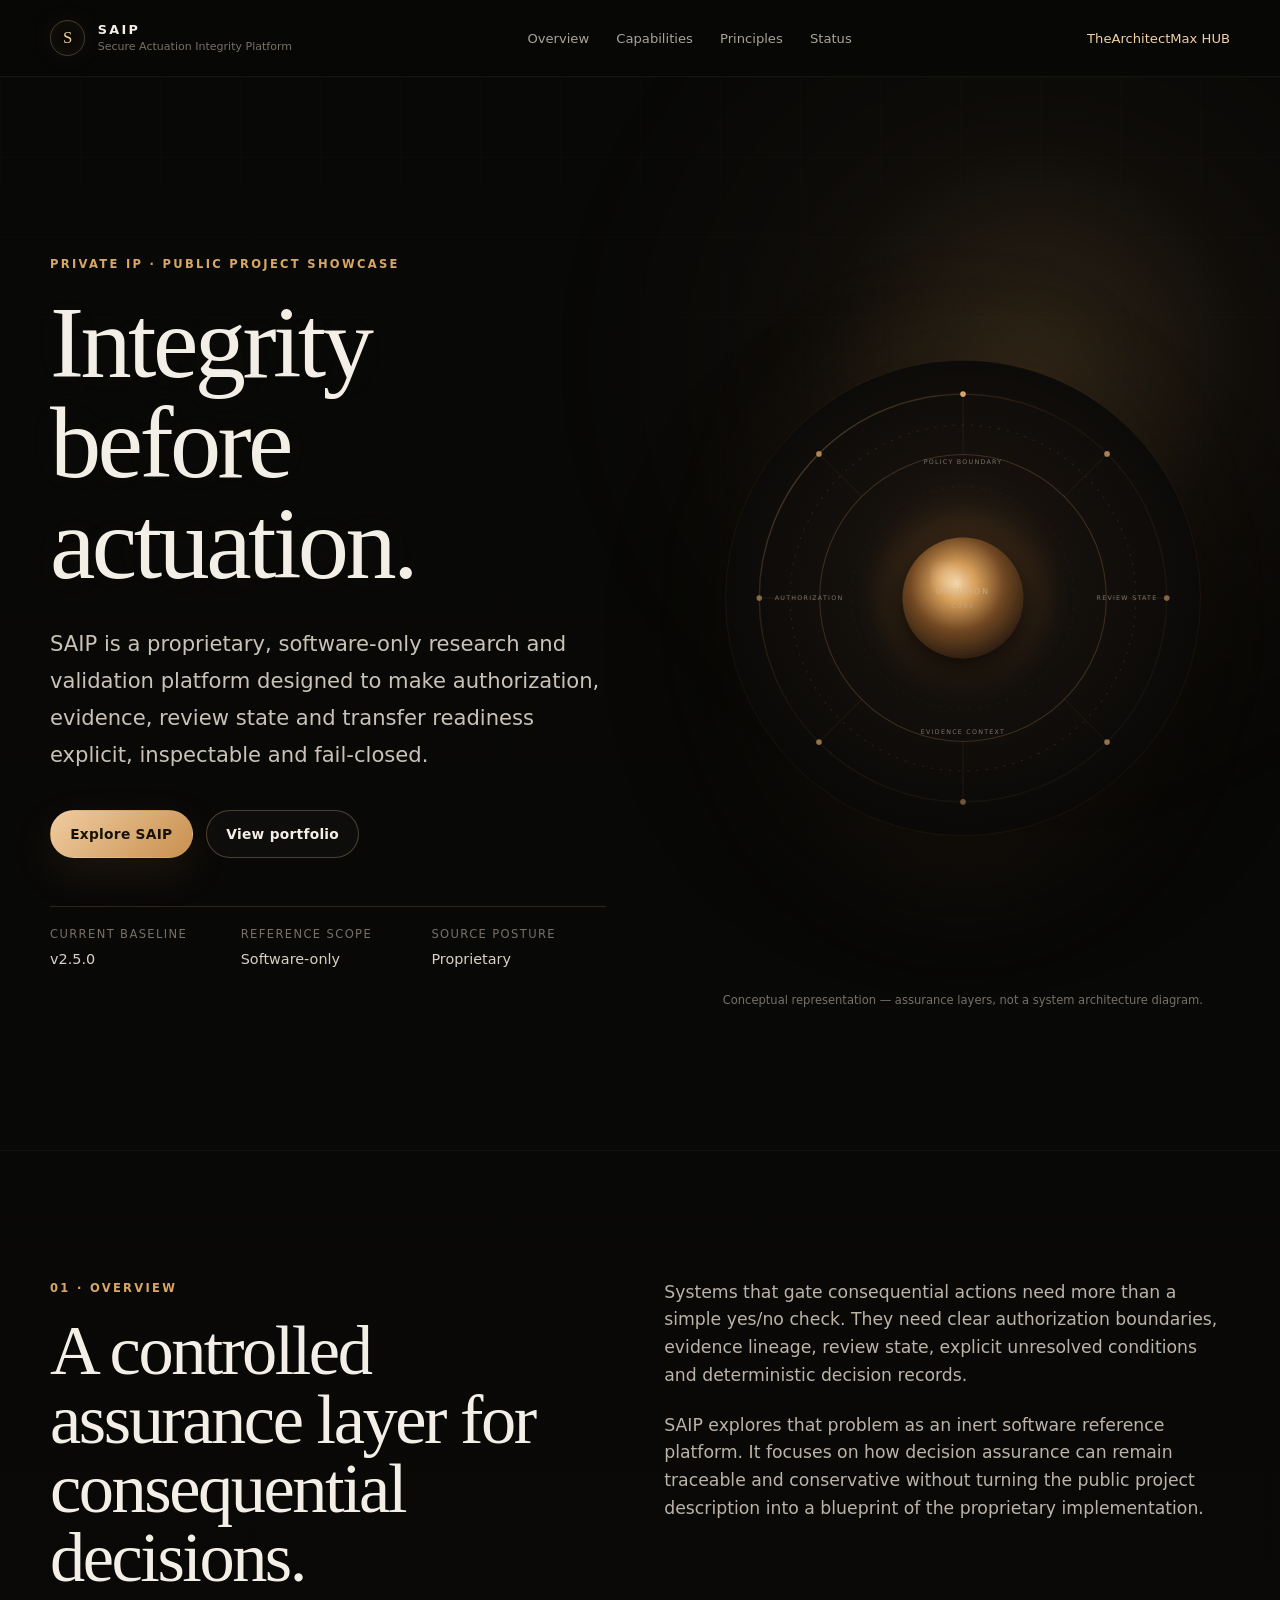
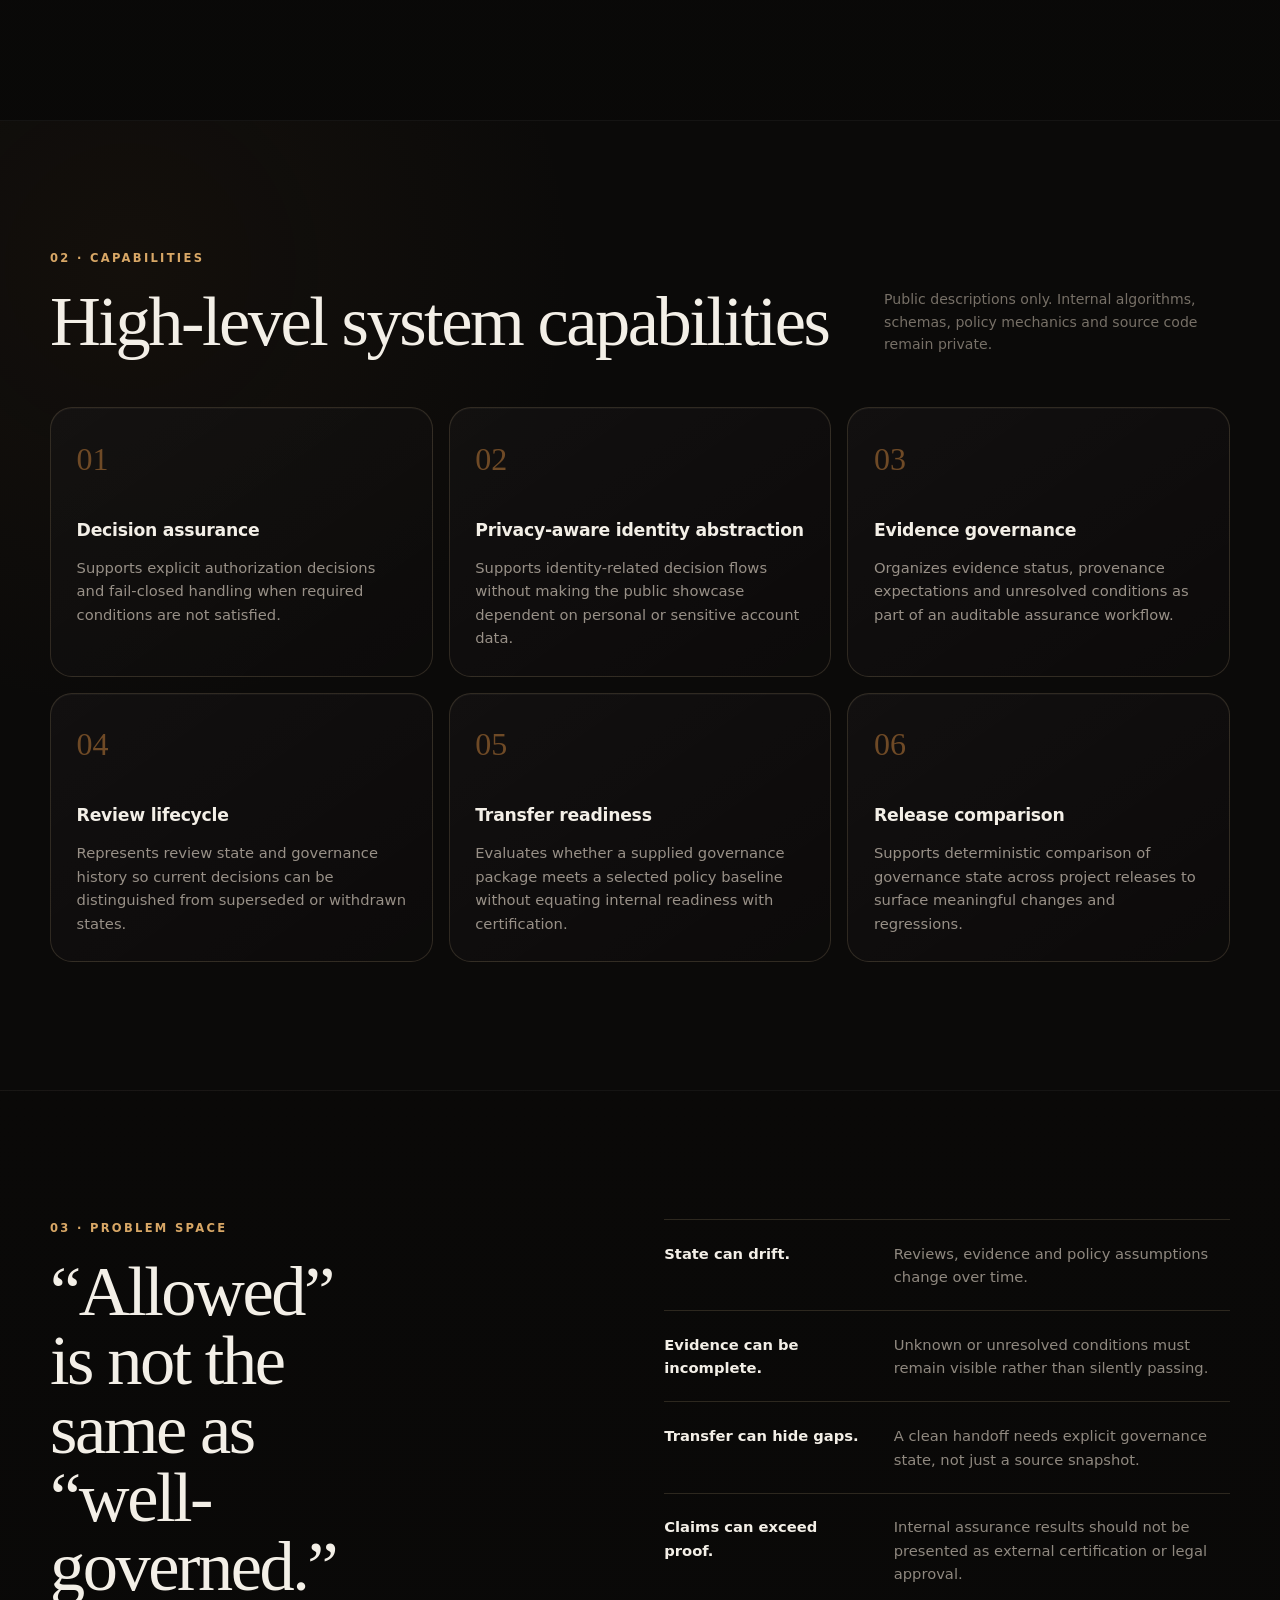
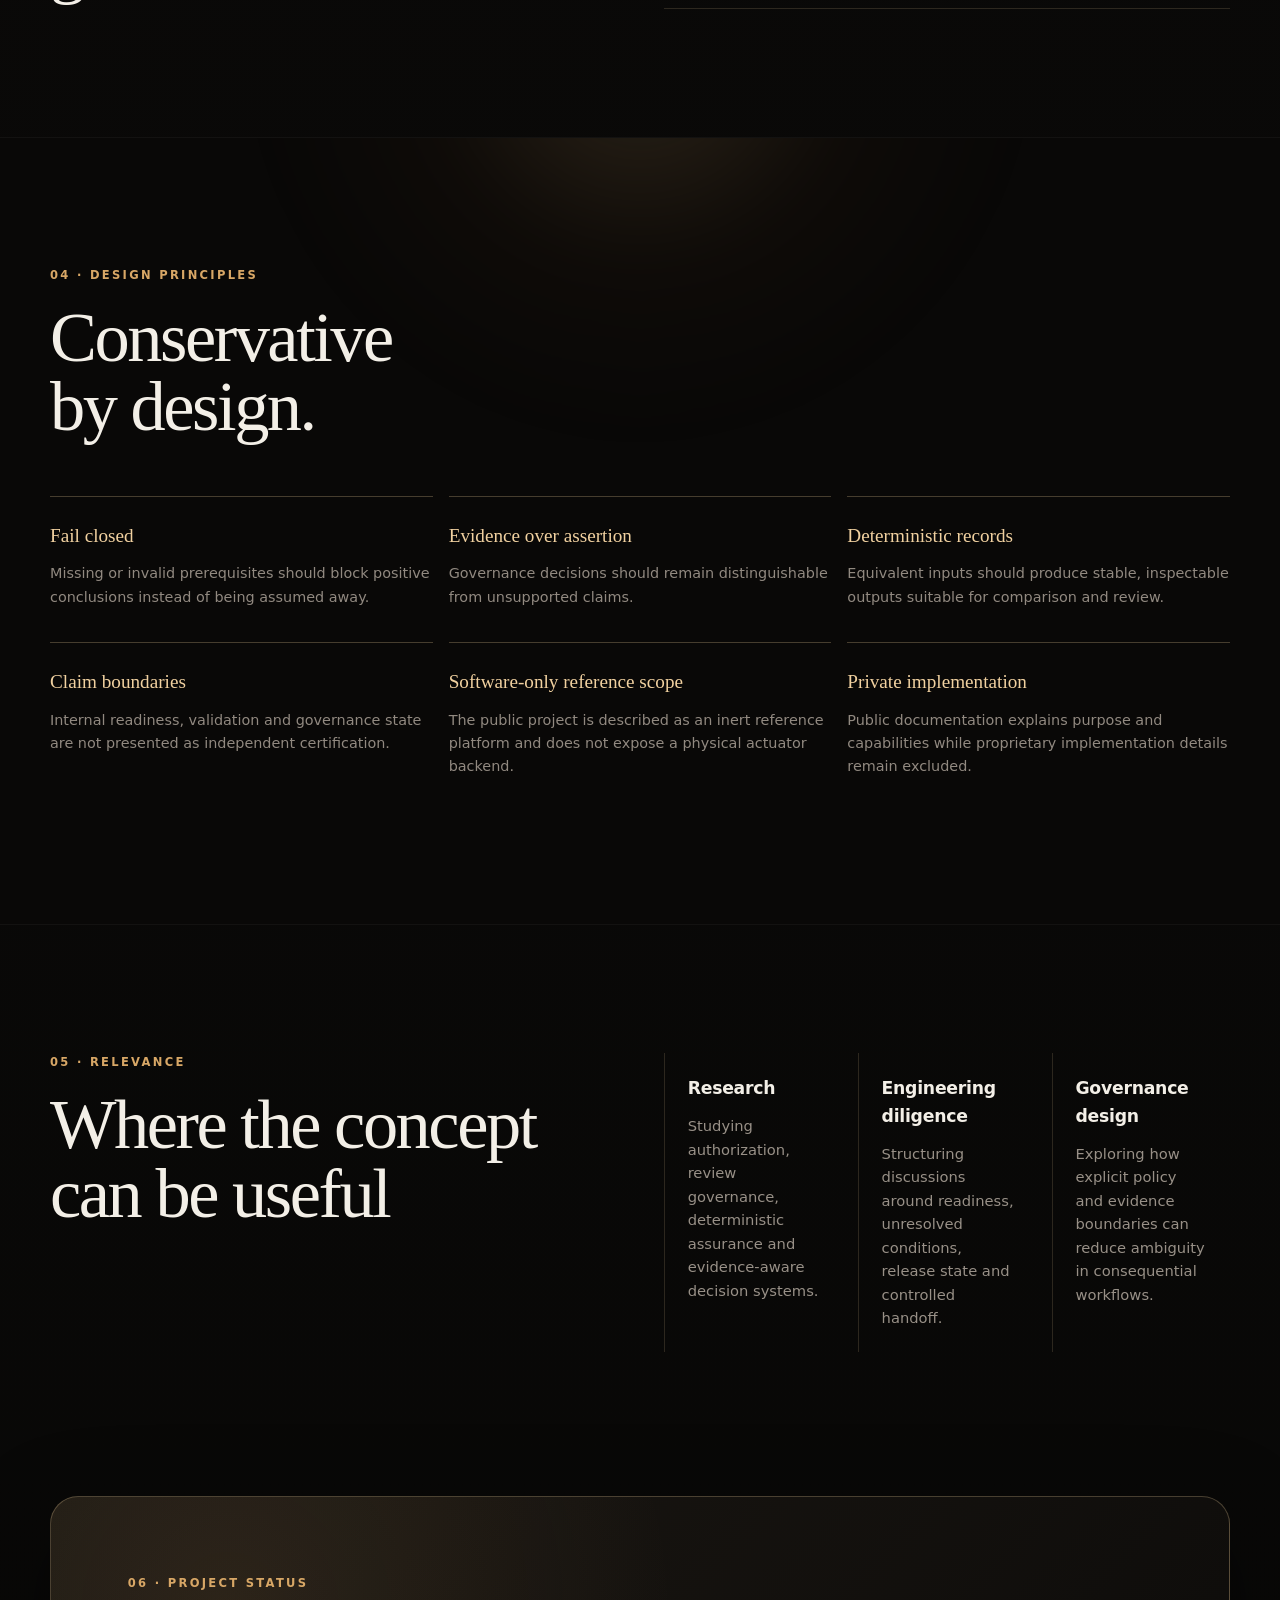
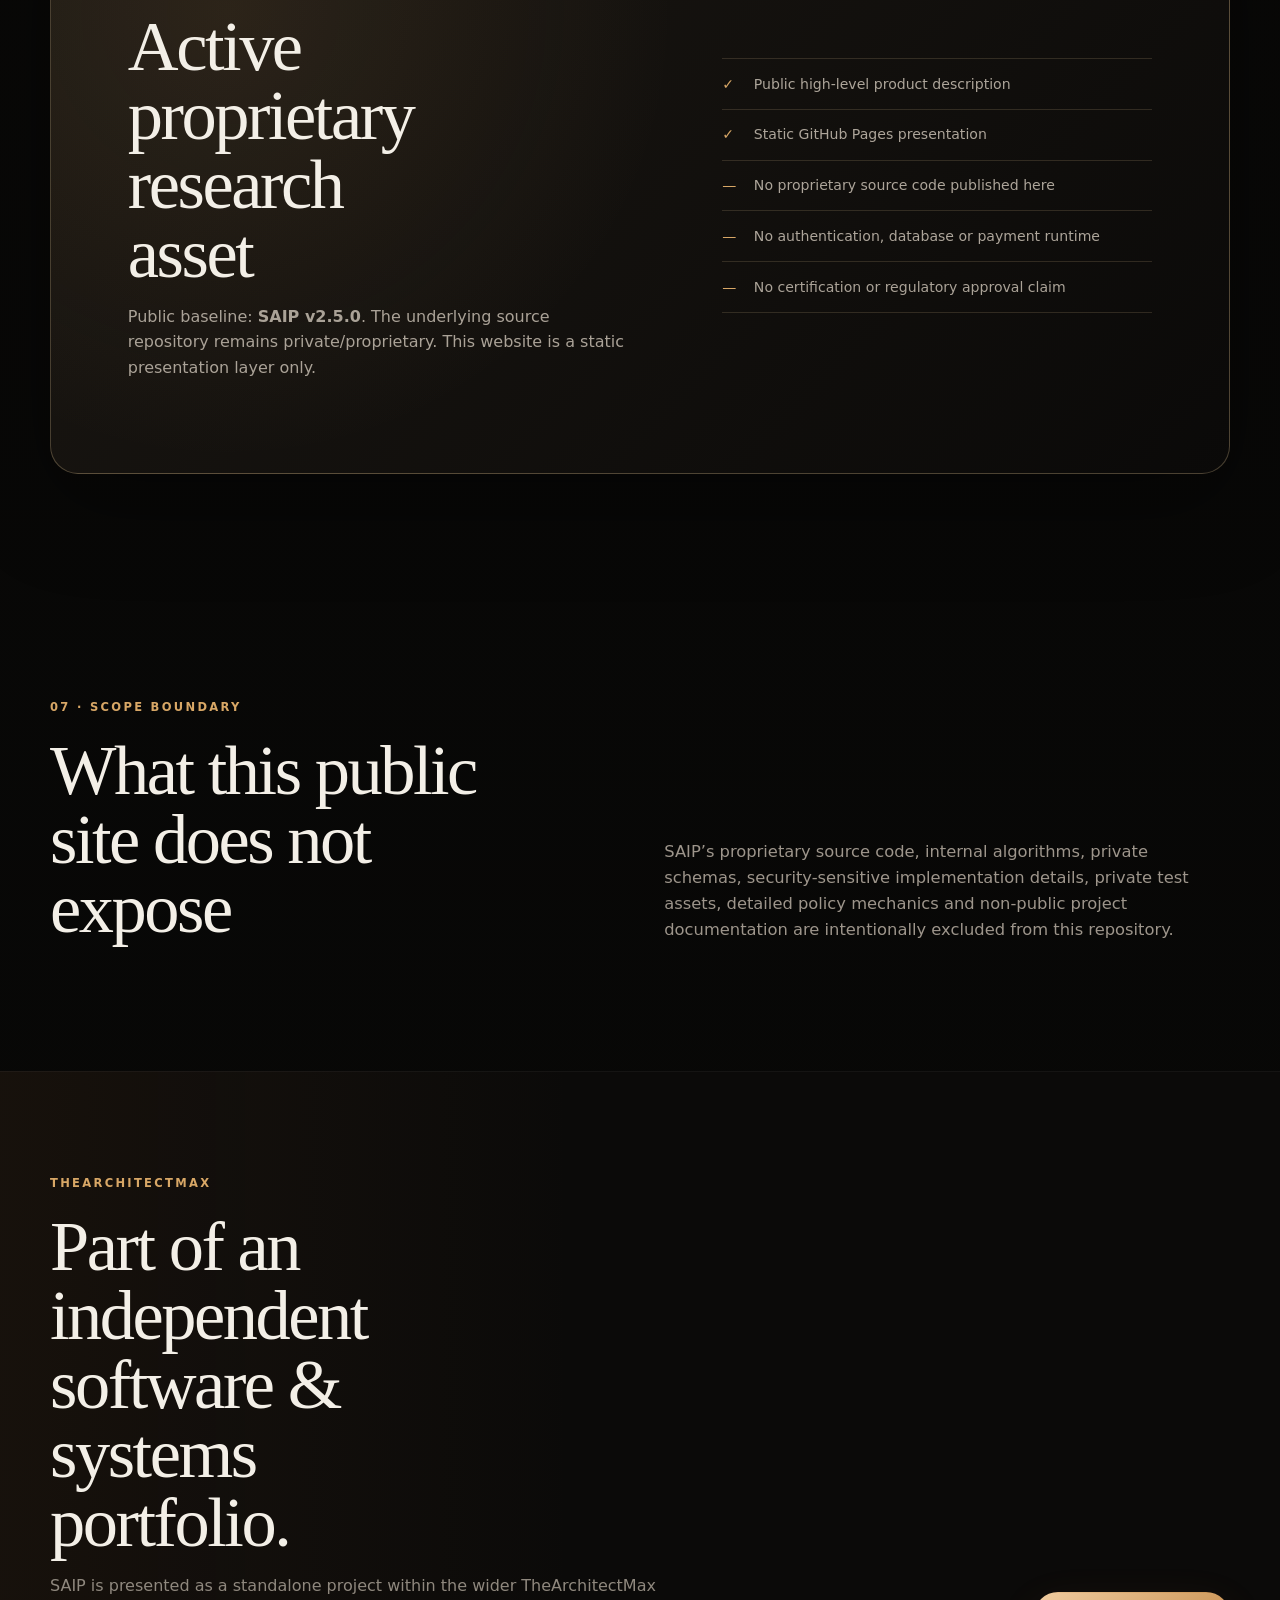
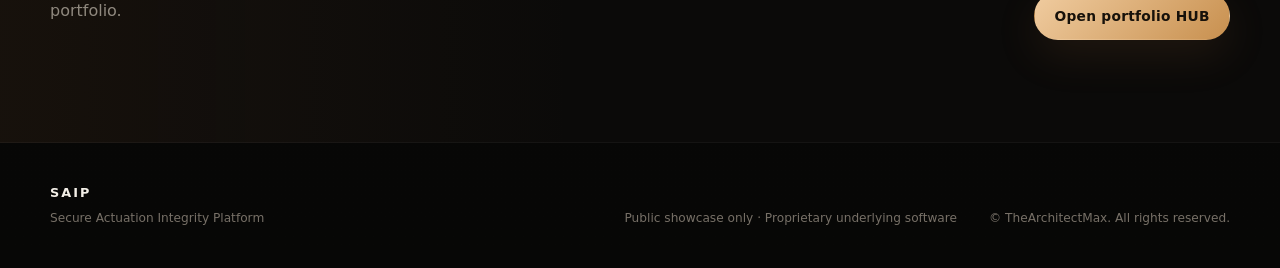
<file: index.html>
<!doctype html>
<html lang="en">
<head>
  <meta charset="utf-8">
  <meta name="viewport" content="width=device-width, initial-scale=1">
  <meta name="color-scheme" content="dark">
  <meta name="theme-color" content="#080807">
  <title>SAIP — Secure Actuation Integrity Platform</title>
  <meta name="description" content="Public project showcase for SAIP, a proprietary software-only research and validation platform focused on decision assurance, evidence governance, review lifecycle and transfer-readiness evaluation.">
  <meta name="robots" content="index,follow">
  <meta property="og:type" content="website">
  <meta property="og:title" content="SAIP — Secure Actuation Integrity Platform">
  <meta property="og:description" content="A software-only research and validation platform for deterministic governance, evidence-aware assurance and controlled transfer-readiness evaluation.">
  <meta property="og:url" content="https://thearchitect-max.github.io/SAIP-Website/">
  <meta name="twitter:card" content="summary">
  <link rel="canonical" href="https://thearchitect-max.github.io/SAIP-Website/">
  <link rel="icon" href="assets/favicon.svg" type="image/svg+xml">
  <link rel="stylesheet" href="styles.css">
</head>
<body>
  <a class="skip-link" href="#main">Skip to content</a>

  <header class="site-header">
    <div class="shell nav-shell">
      <a class="brand" href="#top" aria-label="SAIP home">
        <span class="brand-mark" aria-hidden="true">S</span>
        <span class="brand-copy"><strong>SAIP</strong><small>Secure Actuation Integrity Platform</small></span>
      </a>
      <nav class="primary-nav" aria-label="Primary navigation">
        <a href="#overview">Overview</a>
        <a href="#capabilities">Capabilities</a>
        <a href="#principles">Principles</a>
        <a href="#status">Status</a>
      </nav>
      <a class="hub-link" href="https://thearchitect-max.github.io/MyProjects/" rel="noopener">TheArchitectMax HUB</a>
    </div>
  </header>

  <main id="main">
    <section class="hero" id="top" aria-labelledby="hero-title">
      <div class="hero-light" aria-hidden="true"></div>
      <div class="shell hero-grid">
        <div class="hero-copy">
          <p class="eyebrow">PRIVATE IP · PUBLIC PROJECT SHOWCASE</p>
          <h1 id="hero-title">Integrity before actuation.</h1>
          <p class="hero-lede">SAIP is a proprietary, software-only research and validation platform designed to make authorization, evidence, review state and transfer readiness explicit, inspectable and fail-closed.</p>
          <div class="hero-actions">
            <a class="button button-primary" href="#overview">Explore SAIP</a>
            <a class="button button-secondary" href="https://thearchitect-max.github.io/MyProjects/" rel="noopener">View portfolio</a>
          </div>
          <dl class="hero-facts" aria-label="Project facts">
            <div><dt>Current baseline</dt><dd>v2.5.0</dd></div>
            <div><dt>Reference scope</dt><dd>Software-only</dd></div>
            <div><dt>Source posture</dt><dd>Proprietary</dd></div>
          </dl>
        </div>

        <figure class="hero-visual">
          <img src="assets/saip-integrity-field.svg" width="760" height="760" alt="Conceptual integrity field showing concentric assurance boundaries around a protected decision core.">
          <figcaption>Conceptual representation — assurance layers, not a system architecture diagram.</figcaption>
        </figure>
      </div>
    </section>

    <section class="section" id="overview" aria-labelledby="overview-title">
      <div class="shell two-column">
        <div>
          <p class="section-kicker">01 · OVERVIEW</p>
          <h2 id="overview-title">A controlled assurance layer for consequential decisions.</h2>
        </div>
        <div class="prose">
          <p>Systems that gate consequential actions need more than a simple yes/no check. They need clear authorization boundaries, evidence lineage, review state, explicit unresolved conditions and deterministic decision records.</p>
          <p>SAIP explores that problem as an inert software reference platform. It focuses on how decision assurance can remain traceable and conservative without turning the public project description into a blueprint of the proprietary implementation.</p>
        </div>
      </div>
    </section>

    <section class="section section-dark" id="capabilities" aria-labelledby="capabilities-title">
      <div class="shell">
        <p class="section-kicker">02 · CAPABILITIES</p>
        <div class="section-heading-row">
          <h2 id="capabilities-title">High-level system capabilities</h2>
          <p>Public descriptions only. Internal algorithms, schemas, policy mechanics and source code remain private.</p>
        </div>
        <div class="card-grid">
          <article class="capability-card">
            <span class="card-index">01</span>
            <h3>Decision assurance</h3>
            <p>Supports explicit authorization decisions and fail-closed handling when required conditions are not satisfied.</p>
          </article>
          <article class="capability-card">
            <span class="card-index">02</span>
            <h3>Privacy-aware identity abstraction</h3>
            <p>Supports identity-related decision flows without making the public showcase dependent on personal or sensitive account data.</p>
          </article>
          <article class="capability-card">
            <span class="card-index">03</span>
            <h3>Evidence governance</h3>
            <p>Organizes evidence status, provenance expectations and unresolved conditions as part of an auditable assurance workflow.</p>
          </article>
          <article class="capability-card">
            <span class="card-index">04</span>
            <h3>Review lifecycle</h3>
            <p>Represents review state and governance history so current decisions can be distinguished from superseded or withdrawn states.</p>
          </article>
          <article class="capability-card">
            <span class="card-index">05</span>
            <h3>Transfer readiness</h3>
            <p>Evaluates whether a supplied governance package meets a selected policy baseline without equating internal readiness with certification.</p>
          </article>
          <article class="capability-card">
            <span class="card-index">06</span>
            <h3>Release comparison</h3>
            <p>Supports deterministic comparison of governance state across project releases to surface meaningful changes and regressions.</p>
          </article>
        </div>
      </div>
    </section>

    <section class="section" id="problem" aria-labelledby="problem-title">
      <div class="shell problem-grid">
        <div class="problem-statement">
          <p class="section-kicker">03 · PROBLEM SPACE</p>
          <h2 id="problem-title">“Allowed” is not the same as “well-governed.”</h2>
        </div>
        <div class="problem-list">
          <div><strong>State can drift.</strong><span>Reviews, evidence and policy assumptions change over time.</span></div>
          <div><strong>Evidence can be incomplete.</strong><span>Unknown or unresolved conditions must remain visible rather than silently passing.</span></div>
          <div><strong>Transfer can hide gaps.</strong><span>A clean handoff needs explicit governance state, not just a source snapshot.</span></div>
          <div><strong>Claims can exceed proof.</strong><span>Internal assurance results should not be presented as external certification or legal approval.</span></div>
        </div>
      </div>
    </section>

    <section class="section section-focus" id="principles" aria-labelledby="principles-title">
      <div class="focus-light" aria-hidden="true"></div>
      <div class="shell">
        <p class="section-kicker">04 · DESIGN PRINCIPLES</p>
        <h2 id="principles-title">Conservative by design.</h2>
        <div class="principle-grid">
          <article><span>Fail closed</span><p>Missing or invalid prerequisites should block positive conclusions instead of being assumed away.</p></article>
          <article><span>Evidence over assertion</span><p>Governance decisions should remain distinguishable from unsupported claims.</p></article>
          <article><span>Deterministic records</span><p>Equivalent inputs should produce stable, inspectable outputs suitable for comparison and review.</p></article>
          <article><span>Claim boundaries</span><p>Internal readiness, validation and governance state are not presented as independent certification.</p></article>
          <article><span>Software-only reference scope</span><p>The public project is described as an inert reference platform and does not expose a physical actuator backend.</p></article>
          <article><span>Private implementation</span><p>Public documentation explains purpose and capabilities while proprietary implementation details remain excluded.</p></article>
        </div>
      </div>
    </section>

    <section class="section" id="relevance" aria-labelledby="relevance-title">
      <div class="shell two-column">
        <div>
          <p class="section-kicker">05 · RELEVANCE</p>
          <h2 id="relevance-title">Where the concept can be useful</h2>
        </div>
        <div class="relevance-grid">
          <article><h3>Research</h3><p>Studying authorization, review governance, deterministic assurance and evidence-aware decision systems.</p></article>
          <article><h3>Engineering diligence</h3><p>Structuring discussions around readiness, unresolved conditions, release state and controlled handoff.</p></article>
          <article><h3>Governance design</h3><p>Exploring how explicit policy and evidence boundaries can reduce ambiguity in consequential workflows.</p></article>
        </div>
      </div>
    </section>

    <section class="section status-section" id="status" aria-labelledby="status-title">
      <div class="shell status-panel">
        <div>
          <p class="section-kicker">06 · PROJECT STATUS</p>
          <h2 id="status-title">Active proprietary research asset</h2>
          <p>Public baseline: <strong>SAIP v2.5.0</strong>. The underlying source repository remains private/proprietary. This website is a static presentation layer only.</p>
        </div>
        <div class="status-list" aria-label="Project boundaries">
          <p><span aria-hidden="true">✓</span> Public high-level product description</p>
          <p><span aria-hidden="true">✓</span> Static GitHub Pages presentation</p>
          <p><span aria-hidden="true">—</span> No proprietary source code published here</p>
          <p><span aria-hidden="true">—</span> No authentication, database or payment runtime</p>
          <p><span aria-hidden="true">—</span> No certification or regulatory approval claim</p>
        </div>
      </div>
    </section>

    <section class="section scope-section" aria-labelledby="scope-title">
      <div class="shell scope-grid">
        <div>
          <p class="section-kicker">07 · SCOPE BOUNDARY</p>
          <h2 id="scope-title">What this public site does not expose</h2>
        </div>
        <p>SAIP’s proprietary source code, internal algorithms, private schemas, security-sensitive implementation details, private test assets, detailed policy mechanics and non-public project documentation are intentionally excluded from this repository.</p>
      </div>
    </section>

    <section class="portfolio-band" aria-labelledby="portfolio-title">
      <div class="shell portfolio-inner">
        <div>
          <p class="section-kicker">THEARCHITECTMAX</p>
          <h2 id="portfolio-title">Part of an independent software & systems portfolio.</h2>
          <p>SAIP is presented as a standalone project within the wider TheArchitectMax portfolio.</p>
        </div>
        <a class="button button-primary" href="https://thearchitect-max.github.io/MyProjects/" rel="noopener">Open portfolio HUB</a>
      </div>
    </section>
  </main>

  <footer class="site-footer">
    <div class="shell footer-grid">
      <div>
        <strong>SAIP</strong>
        <p>Secure Actuation Integrity Platform</p>
      </div>
      <p>Public showcase only · Proprietary underlying software</p>
      <p>© TheArchitectMax. All rights reserved.</p>
    </div>
  </footer>
</body>
</html>
</file>
<file: styles.css>
:root {
  --bg: #080807;
  --bg-soft: #0d0c0a;
  --panel: rgba(24, 21, 17, 0.74);
  --panel-strong: rgba(31, 27, 21, 0.9);
  --line: rgba(226, 196, 149, 0.16);
  --line-strong: rgba(226, 196, 149, 0.28);
  --text: #f3efe7;
  --muted: #aaa398;
  --quiet: #777067;
  --accent: #d8a766;
  --accent-soft: #f1d1a0;
  --accent-dark: #6f4a26;
  --max: 1180px;
  --radius: 28px;
  --shadow: 0 28px 90px rgba(0, 0, 0, 0.38);
}

* { box-sizing: border-box; }
html { scroll-behavior: smooth; }
body {
  margin: 0;
  min-width: 320px;
  background:
    radial-gradient(circle at 80% -10%, rgba(154, 101, 43, 0.12), transparent 34rem),
    linear-gradient(180deg, #080807 0%, #0a0908 40%, #070706 100%);
  color: var(--text);
  font-family: Inter, ui-sans-serif, system-ui, -apple-system, BlinkMacSystemFont, "Segoe UI", sans-serif;
  line-height: 1.6;
  text-rendering: optimizeLegibility;
}

img { max-width: 100%; display: block; }
a { color: inherit; }
button, a { -webkit-tap-highlight-color: transparent; }
::selection { background: rgba(216, 167, 102, 0.28); color: #fff; }

.skip-link {
  position: fixed;
  top: 0.75rem;
  left: 0.75rem;
  z-index: 999;
  transform: translateY(-180%);
  padding: 0.7rem 1rem;
  border-radius: 999px;
  background: var(--text);
  color: #111;
  text-decoration: none;
  font-weight: 700;
}
.skip-link:focus { transform: translateY(0); }

.shell {
  width: min(calc(100% - 2.5rem), var(--max));
  margin-inline: auto;
}

.site-header {
  position: sticky;
  top: 0;
  z-index: 40;
  border-bottom: 1px solid rgba(255, 255, 255, 0.05);
  background: rgba(8, 8, 7, 0.76);
  backdrop-filter: blur(18px) saturate(130%);
}

.nav-shell {
  min-height: 76px;
  display: grid;
  grid-template-columns: auto 1fr auto;
  align-items: center;
  gap: 2rem;
}

.brand {
  display: inline-flex;
  align-items: center;
  gap: 0.78rem;
  text-decoration: none;
}
.brand-mark {
  width: 2.2rem;
  height: 2.2rem;
  display: grid;
  place-items: center;
  border: 1px solid var(--line-strong);
  border-radius: 50%;
  color: var(--accent-soft);
  font-family: Georgia, serif;
  font-size: 1.05rem;
  box-shadow: inset 0 0 20px rgba(216, 167, 102, 0.08), 0 0 28px rgba(216, 167, 102, 0.06);
}
.brand-copy { display: grid; line-height: 1.15; }
.brand-copy strong { letter-spacing: 0.18em; font-size: 0.8rem; }
.brand-copy small { margin-top: 0.22rem; color: var(--quiet); font-size: 0.69rem; }

.primary-nav {
  justify-self: center;
  display: flex;
  gap: 1.7rem;
}
.primary-nav a,
.hub-link {
  color: var(--muted);
  text-decoration: none;
  font-size: 0.82rem;
  transition: color 160ms ease;
}
.primary-nav a:hover,
.primary-nav a:focus-visible,
.hub-link:hover,
.hub-link:focus-visible { color: var(--text); }
.hub-link { color: var(--accent-soft); }

.hero {
  position: relative;
  overflow: clip;
  min-height: calc(100svh - 76px);
  display: grid;
  align-items: center;
  border-bottom: 1px solid rgba(255, 255, 255, 0.04);
}
.hero::before {
  content: "";
  position: absolute;
  inset: 0;
  pointer-events: none;
  opacity: 0.54;
  background-image:
    linear-gradient(rgba(255,255,255,0.018) 1px, transparent 1px),
    linear-gradient(90deg, rgba(255,255,255,0.014) 1px, transparent 1px);
  background-size: 80px 80px;
  mask-image: linear-gradient(to bottom, black, transparent 82%);
}
.hero-light {
  position: absolute;
  width: min(74vw, 980px);
  aspect-ratio: 1;
  right: -18vw;
  top: -15vw;
  border-radius: 50%;
  background: radial-gradient(circle, rgba(217, 163, 94, 0.18) 0%, rgba(111, 74, 38, 0.07) 33%, transparent 70%);
  filter: blur(26px);
  pointer-events: none;
}

.hero-grid {
  position: relative;
  z-index: 1;
  display: grid;
  grid-template-columns: minmax(0, 1.02fr) minmax(380px, 0.98fr);
  gap: clamp(2rem, 7vw, 7rem);
  align-items: center;
  padding-block: clamp(5rem, 11vw, 9rem);
}
.eyebrow,
.section-kicker {
  margin: 0 0 1.2rem;
  color: var(--accent);
  font-size: 0.72rem;
  font-weight: 800;
  letter-spacing: 0.2em;
}
.hero h1,
.section h2,
.portfolio-band h2 {
  margin: 0;
  font-family: Georgia, "Times New Roman", serif;
  font-weight: 400;
  letter-spacing: -0.035em;
  line-height: 0.98;
}
.hero h1 {
  max-width: 8.7ch;
  font-size: clamp(4rem, 8vw, 7.8rem);
  text-wrap: balance;
  text-shadow: 0 0 44px rgba(242, 209, 160, 0.05);
}
.hero-lede {
  max-width: 690px;
  margin: 2rem 0 0;
  color: #c9c2b7;
  font-size: clamp(1.05rem, 1.7vw, 1.32rem);
  line-height: 1.75;
}
.hero-actions {
  margin-top: 2.25rem;
  display: flex;
  flex-wrap: wrap;
  gap: 0.85rem;
}
.button {
  min-height: 48px;
  display: inline-flex;
  align-items: center;
  justify-content: center;
  padding: 0.75rem 1.2rem;
  border: 1px solid var(--line-strong);
  border-radius: 999px;
  text-decoration: none;
  font-size: 0.86rem;
  font-weight: 750;
  letter-spacing: 0.02em;
  transition: transform 160ms ease, background-color 160ms ease, border-color 160ms ease;
}
.button:hover { transform: translateY(-2px); }
.button:focus-visible,
.primary-nav a:focus-visible,
.hub-link:focus-visible,
.brand:focus-visible {
  outline: 2px solid var(--accent-soft);
  outline-offset: 4px;
}
.button-primary {
  color: #17110a;
  background: linear-gradient(135deg, #f0cca0, #c8904f);
  border-color: transparent;
  box-shadow: 0 15px 44px rgba(190, 127, 62, 0.12);
}
.button-secondary { background: rgba(255,255,255,0.025); color: var(--text); }
.button-secondary:hover { background: rgba(255,255,255,0.055); }

.hero-facts {
  margin: 3rem 0 0;
  padding: 1.15rem 0 0;
  display: grid;
  grid-template-columns: repeat(3, 1fr);
  gap: 1rem;
  border-top: 1px solid var(--line);
}
.hero-facts div { display: grid; gap: 0.28rem; }
.hero-facts dt { color: var(--quiet); font-size: 0.72rem; text-transform: uppercase; letter-spacing: 0.12em; }
.hero-facts dd { margin: 0; font-size: 0.9rem; color: #d8d0c4; }

.hero-visual {
  position: relative;
  margin: 0;
  justify-self: end;
  width: min(100%, 610px);
}
.hero-visual::before {
  content: "";
  position: absolute;
  inset: 17% 14%;
  border-radius: 50%;
  background: rgba(202, 143, 76, 0.11);
  filter: blur(58px);
  z-index: -1;
}
.hero-visual img { filter: drop-shadow(0 40px 58px rgba(0,0,0,0.48)); }
.hero-visual figcaption {
  margin: 0.8rem 1rem 0;
  color: var(--quiet);
  font-size: 0.72rem;
  text-align: center;
}

.section { padding-block: clamp(5rem, 10vw, 9rem); }
.section-dark {
  background:
    radial-gradient(circle at 10% 15%, rgba(126, 84, 40, 0.08), transparent 28rem),
    #0b0a09;
  border-block: 1px solid rgba(255,255,255,0.04);
}
.section h2,
.portfolio-band h2 { font-size: clamp(2.8rem, 5.5vw, 5.5rem); }
.two-column,
.problem-grid,
.scope-grid {
  display: grid;
  grid-template-columns: minmax(0, 0.95fr) minmax(0, 1.05fr);
  gap: clamp(3rem, 8vw, 8rem);
}
.prose { color: #bbb3a8; font-size: 1.08rem; }
.prose p { margin: 0; }
.prose p + p { margin-top: 1.4rem; }

.section-heading-row {
  display: grid;
  grid-template-columns: minmax(0, 1.25fr) minmax(240px, 0.55fr);
  gap: 3rem;
  align-items: end;
  margin-bottom: 3.2rem;
}
.section-heading-row p {
  margin: 0;
  color: var(--quiet);
  font-size: 0.88rem;
}
.card-grid {
  display: grid;
  grid-template-columns: repeat(3, 1fr);
  gap: 1rem;
}
.capability-card {
  min-height: 265px;
  padding: 1.6rem;
  border: 1px solid var(--line);
  border-radius: 22px;
  background:
    linear-gradient(145deg, rgba(255,255,255,0.026), rgba(255,255,255,0.005)),
    rgba(12, 11, 10, 0.6);
  box-shadow: inset 0 1px 0 rgba(255,255,255,0.03);
}
.card-index {
  color: var(--accent-dark);
  font-family: Georgia, serif;
  font-size: 2rem;
}
.capability-card h3,
.relevance-grid h3 {
  margin: 2rem 0 0.7rem;
  font-size: 1.08rem;
  letter-spacing: -0.015em;
}
.capability-card p,
.relevance-grid p {
  margin: 0;
  color: #989087;
  font-size: 0.92rem;
}

.problem-statement h2 { max-width: 9ch; }
.problem-list { border-top: 1px solid var(--line); }
.problem-list div {
  display: grid;
  grid-template-columns: 0.74fr 1.26fr;
  gap: 2rem;
  padding: 1.35rem 0;
  border-bottom: 1px solid var(--line);
}
.problem-list strong { font-size: 0.92rem; }
.problem-list span { color: #8f887f; font-size: 0.92rem; }

.section-focus {
  position: relative;
  overflow: clip;
  background: #090807;
  border-block: 1px solid rgba(255,255,255,0.04);
}
.focus-light {
  position: absolute;
  width: 760px;
  height: 760px;
  left: 50%;
  top: -470px;
  transform: translateX(-50%);
  background: radial-gradient(circle, rgba(229, 182, 119, 0.17), rgba(127, 79, 35, 0.05) 40%, transparent 72%);
  filter: blur(26px);
  pointer-events: none;
}
.section-focus .shell { position: relative; }
.section-focus h2 { max-width: 9ch; }
.principle-grid {
  margin-top: 3.4rem;
  display: grid;
  grid-template-columns: repeat(3, 1fr);
  gap: 1rem;
}
.principle-grid article {
  padding: 1.5rem 0 1.1rem;
  border-top: 1px solid var(--line-strong);
}
.principle-grid span { color: var(--accent-soft); font-family: Georgia, serif; font-size: 1.2rem; }
.principle-grid p { color: #918980; margin: 0.7rem 0 0; font-size: 0.9rem; }

.relevance-grid {
  display: grid;
  grid-template-columns: repeat(3, 1fr);
  gap: 1rem;
}
.relevance-grid article {
  min-height: 190px;
  padding: 1.4rem;
  border-left: 1px solid var(--line);
}
.relevance-grid h3 { margin-top: 0; }

.status-section { padding-top: 1rem; }
.status-panel {
  display: grid;
  grid-template-columns: 1.08fr 0.92fr;
  gap: clamp(2rem, 7vw, 6rem);
  padding: clamp(2rem, 6vw, 5rem);
  border: 1px solid var(--line-strong);
  border-radius: var(--radius);
  background:
    radial-gradient(circle at 15% 20%, rgba(216, 167, 102, 0.1), transparent 28rem),
    linear-gradient(135deg, rgba(28, 24, 19, 0.96), rgba(11, 10, 9, 0.94));
  box-shadow: var(--shadow);
}
.status-panel h2 { max-width: 9ch; }
.status-panel > div > p:last-child { color: #aaa297; max-width: 62ch; }
.status-list {
  align-self: center;
  border-top: 1px solid var(--line);
}
.status-list p {
  margin: 0;
  padding: 0.85rem 0;
  border-bottom: 1px solid var(--line);
  color: #ada59a;
  font-size: 0.88rem;
}
.status-list span { display: inline-block; width: 1.7rem; color: var(--accent); }

.scope-section { padding-top: 6rem; }
.scope-grid > p {
  margin: 0;
  color: #9d958b;
  font-size: 1.02rem;
  align-self: end;
}

.portfolio-band {
  padding-block: clamp(4rem, 8vw, 7rem);
  border-block: 1px solid rgba(255,255,255,0.04);
  background:
    linear-gradient(90deg, rgba(164, 104, 48, 0.08), transparent 45%),
    #0b0a09;
}
.portfolio-inner {
  display: grid;
  grid-template-columns: 1fr auto;
  gap: 3rem;
  align-items: end;
}
.portfolio-inner h2 { max-width: 13ch; }
.portfolio-inner p:not(.section-kicker) { color: #8f887e; max-width: 60ch; }

.site-footer { padding-block: 2.5rem; color: var(--quiet); }
.footer-grid {
  display: grid;
  grid-template-columns: 1fr auto auto;
  gap: 2rem;
  align-items: end;
  font-size: 0.76rem;
}
.footer-grid strong { color: var(--text); letter-spacing: 0.16em; font-size: 0.8rem; }
.footer-grid p { margin: 0.3rem 0 0; }

@media (max-width: 980px) {
  .nav-shell { grid-template-columns: auto 1fr; }
  .primary-nav { display: none; }
  .hub-link { justify-self: end; }
  .hero-grid,
  .two-column,
  .problem-grid,
  .scope-grid,
  .status-panel { grid-template-columns: 1fr; }
  .hero-grid { gap: 3rem; }
  .hero h1 { max-width: 10ch; }
  .hero-visual { justify-self: center; width: min(82vw, 580px); }
  .section-heading-row { grid-template-columns: 1fr; gap: 1rem; }
  .card-grid,
  .principle-grid { grid-template-columns: repeat(2, 1fr); }
  .relevance-grid { grid-template-columns: 1fr; }
  .relevance-grid article { min-height: auto; }
  .problem-statement h2,
  .status-panel h2 { max-width: 12ch; }
  .portfolio-inner { grid-template-columns: 1fr; align-items: start; }
  .portfolio-inner .button { justify-self: start; }
  .footer-grid { grid-template-columns: 1fr 1fr; }
  .footer-grid > :last-child { grid-column: 1 / -1; }
}

@media (max-width: 640px) {
  .shell { width: min(calc(100% - 1.5rem), var(--max)); }
  .site-header { position: relative; }
  .nav-shell { min-height: 70px; gap: 0.7rem; }
  .brand-copy small { display: none; }
  .hub-link { font-size: 0.72rem; }
  .hero { min-height: auto; }
  .hero-grid { padding-block: 4.5rem 3.5rem; grid-template-columns: minmax(0, 1fr); }
  .hero h1 { font-size: clamp(3.25rem, 17vw, 5rem); }
  .hero-lede { font-size: 1rem; }
  .hero-actions { align-items: stretch; }
  .button { width: 100%; }
  .hero-facts { grid-template-columns: 1fr; }
  .hero-facts div { padding-bottom: 0.65rem; }
  .hero-visual { width: min(96vw, 480px); }
  .section { padding-block: 4.5rem; }
  .section h2,
  .portfolio-band h2 { font-size: clamp(2.5rem, 13vw, 4rem); }
  .card-grid,
  .principle-grid { grid-template-columns: 1fr; }
  .capability-card { min-height: 220px; }
  .problem-list div { grid-template-columns: 1fr; gap: 0.45rem; }
  .status-panel { padding: 1.5rem; border-radius: 20px; }
  .portfolio-band { padding-block: 4.5rem; }
  .footer-grid { grid-template-columns: 1fr; }
  .footer-grid > :last-child { grid-column: auto; }
}

@media (prefers-reduced-motion: reduce) {
  html { scroll-behavior: auto; }
  *, *::before, *::after {
    animation-duration: 0.01ms !important;
    animation-iteration-count: 1 !important;
    transition-duration: 0.01ms !important;
  }
}
</file>
